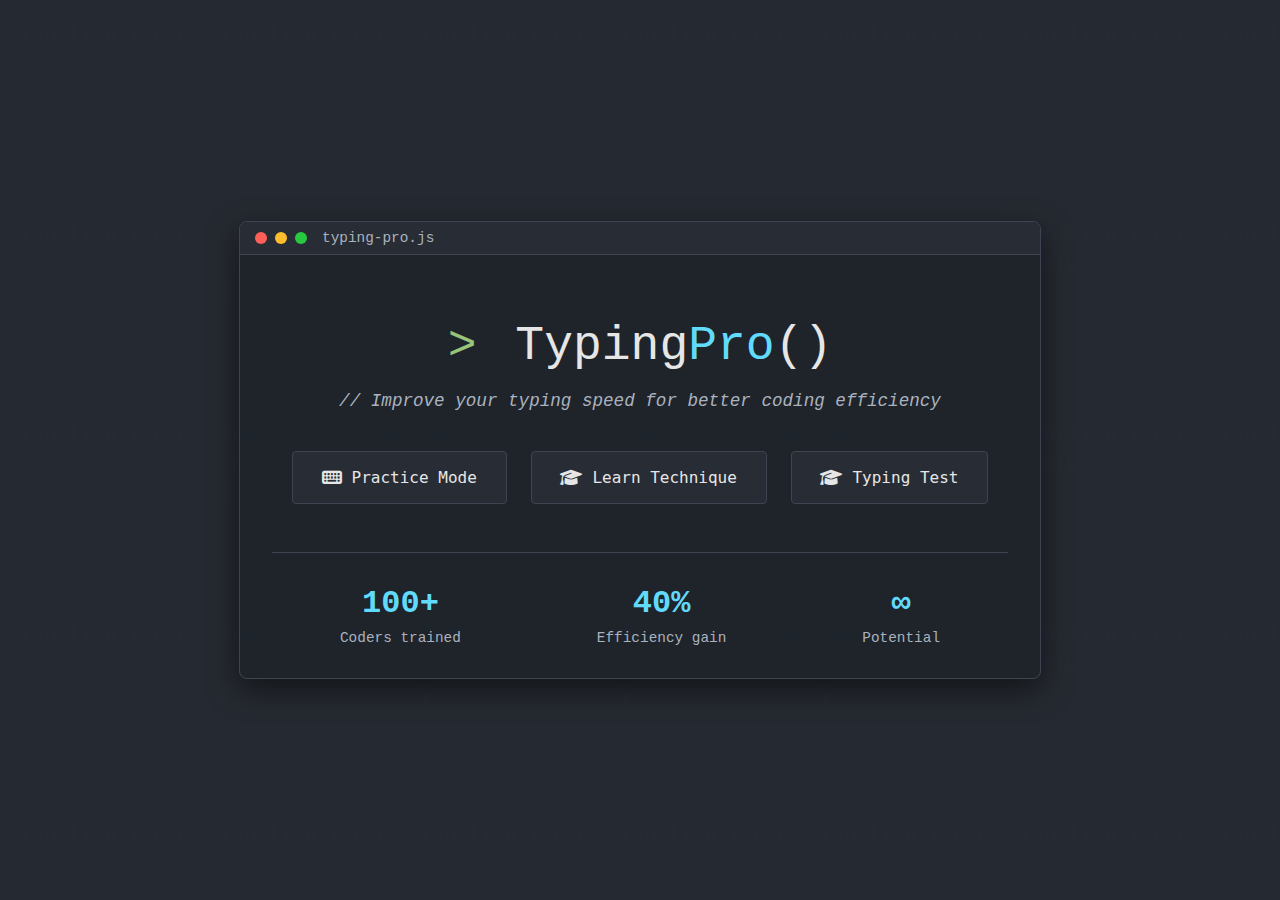
<file: index.html>
<!DOCTYPE html>
<html lang="en">
<head>
    <meta charset="UTF-8">
    <meta name="viewport" content="width=device-width, initial-scale=1.0">
    <title>Typing Pro | Code Faster</title>
    <link rel="stylesheet" href="style.css">
    <link rel="stylesheet" href="https://cdnjs.cloudflare.com/ajax/libs/font-awesome/6.4.0/css/all.min.css">
</head>
<body>
    <div class="code-background"></div>
    <div class="container">
        <div class="terminal-header">
            <div class="terminal-buttons">
                <span class="close"></span>
                <span class="minimize"></span>
                <span class="maximize"></span>
            </div>
            <span class="terminal-title">typing-pro.js</span>
        </div>
        
        <div class="content">
            <h1><span class="console-sign">></span> Typing<span class="highlight">Pro</span>()</h1>
            <p class="subtitle">// Improve your typing speed for better coding efficiency</p>
            
            <div class="button-container">
                <button class="btn" id="practiceBtn">
                    <i class="fas fa-keyboard"></i> Practice Mode
                </button>
                <button class="btn" id="learnBtn">
                    <i class="fas fa-graduation-cap"></i> Learn Technique
                </button>
                <button class="btn" id="testBtn">
                    <i class="fas fa-graduation-cap"></i> Typing Test
                </button>
            </div>
            
            <div class="stats">
                <div class="stat-item">
                    <div class="stat-value">100+</div>
                    <div class="stat-label">Coders trained</div>
                </div>
                <div class="stat-item">
                    <div class="stat-value">40%</div>
                    <div class="stat-label">Efficiency gain</div>
                </div>
                <div class="stat-item">
                    <div class="stat-value">∞</div>
                    <div class="stat-label">Potential</div>
                </div>
            </div>
        </div>
    </div>

    <script>
        document.getElementById('testBtn').addEventListener('click', () => {
            window.location.href = 'Typing Test/index.html';
        });

        document.getElementById('practiceBtn').addEventListener('click', () => {
            window.location.href = 'typing learner/index.html';
        });

        document.getElementById('learnBtn').addEventListener('click', () => {
            window.location.href = 'Advance_Typing_Practice/index.html';
        });
    </script>
</body>
</html>
</file>
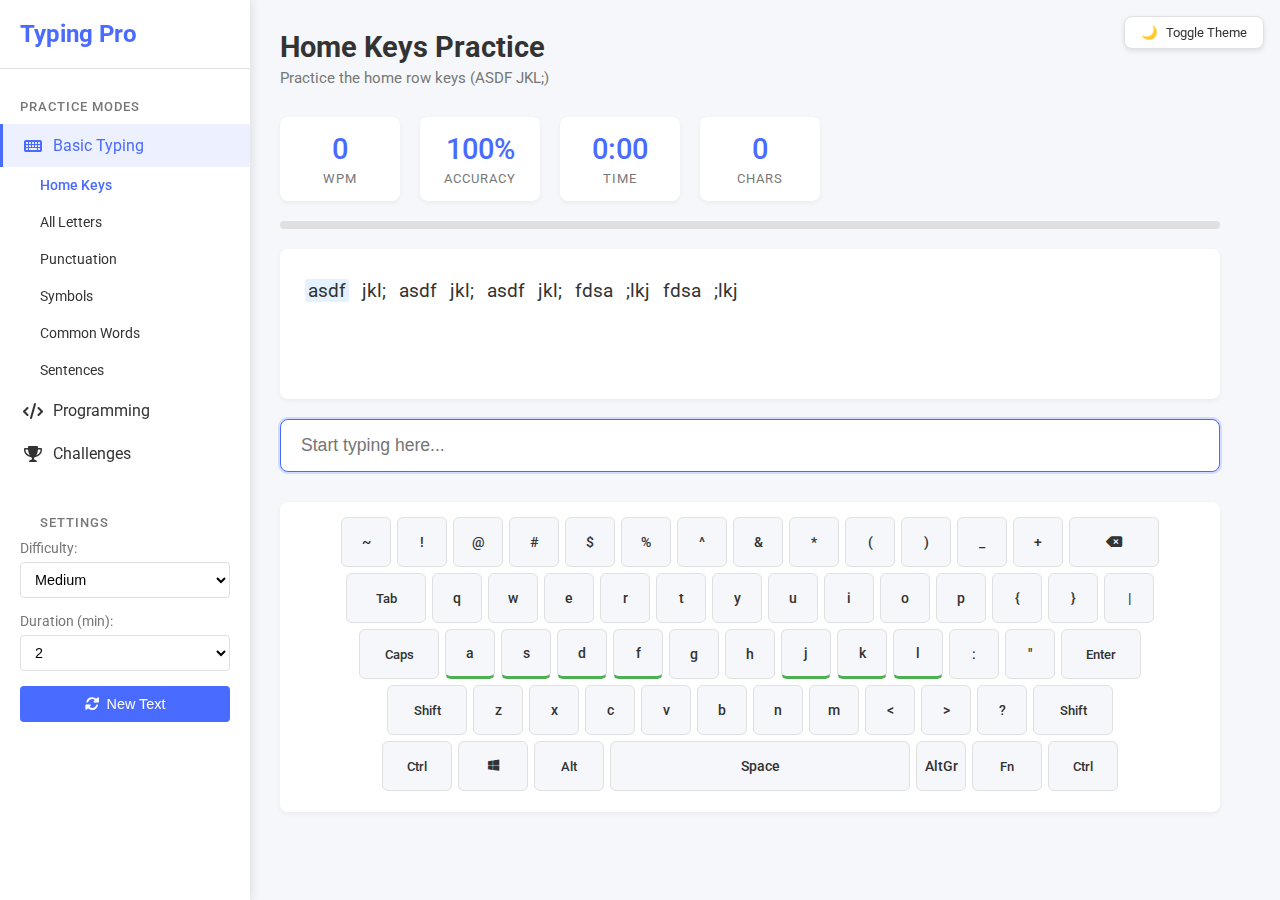
<file: Advance_Typing_Practice/index.html>
<!DOCTYPE html>
<html lang="en">
<head>
    <meta charset="UTF-8">
    <meta name="viewport" content="width=device-width, initial-scale=1.0">
    <title>Typing Pro</title>
    <link rel="stylesheet" href="style.css">
    <link rel="stylesheet" href="https://cdnjs.cloudflare.com/ajax/libs/font-awesome/6.0.0-beta3/css/all.min.css">
    <link href="https://fonts.googleapis.com/css2?family=Roboto:wght@300;400;500;700&display=swap" rel="stylesheet">
</head>
<body>

    <button class="theme-switch">
    <span class="theme-icon">🌙</span>
    <span class="theme-text">Toggle Theme</span>
</button>

    <div class="sidebar">
        <div class="logo">Typing Pro</div>
        <div class="menu-category">
            <div class="menu-header">Practice Modes</div>
            <div class="menu-item active" data-mode="basic">
                <i class="fas fa-keyboard"></i> Basic Typing
            </div>
            <div class="submenu">
                <div class="submenu-item" data-level="home-keys">Home Keys</div>
                <div class="submenu-item" data-level="all-letters">All Letters</div>
                <div class="submenu-item" data-level="punctuation">Punctuation</div>
                <div class="submenu-item" data-level="symbols">Symbols</div>
                <div class="submenu-item" data-level="words">Common Words</div>
                <div class="submenu-item" data-level="sentences">Sentences</div>
            </div>
            
            <div class="menu-item" data-mode="programming">
                <i class="fas fa-code"></i> Programming
            </div>
            <div class="submenu">
                <div class="submenu-item" data-level="python">Python</div>
                <div class="submenu-item" data-level="javascript">JavaScript</div>
                <div class="submenu-item" data-level="java">Java</div>
                <div class="submenu-item" data-level="c">C</div>
                <div class="submenu-item" data-level="cpp">C++</div>
                <div class="submenu-item" data-level="html-css">HTML/CSS</div>
            </div>
            
            <div class="menu-item" data-mode="challenge">
                <i class="fas fa-trophy"></i> Challenges
            </div>
            <div class="submenu">
                <div class="submenu-item" data-level="speed-test">Speed Test</div>
                <div class="submenu-item" data-level="distraction">Distraction Test</div>
                <div class="submenu-item" data-level="no-look">No Look</div>
                <div class="submenu-item" data-level="symbol-mix">Symbol Mix</div>
                <div class="submenu-item" data-level="long-text">Long Text</div>
            </div>
        </div>
        
        <div class="settings">
            <div class="menu-header">Settings</div>
            <div class="setting-item">
                <label for="difficulty">Difficulty:</label>
                <select id="difficulty">
                    <option value="easy">Easy</option>
                    <option value="medium" selected>Medium</option>
                    <option value="hard">Hard</option>
                </select>
            </div>
            <div class="setting-item">
                <label for="duration">Duration (min):</label>
                <select id="duration">
                    <option value="1">1</option>
                    <option value="2" selected>2</option>
                    <option value="5">5</option>
                    <option value="10">10</option>
                </select>
            </div>
            <button id="new-text-btn" class="btn">
                <i class="fas fa-sync-alt"></i> New Text
            </button>
        </div>
    </div>

    <div class="main-content">
        <div class="header">
            <h1 id="current-level-title">Home Keys Practice</h1>
            <p id="level-description">Practice the home row keys (ASDF JKL;)</p>
        </div>

        <div class="stats-container">
            <div class="stat-box">
                <div class="stat-value" id="wpm">0</div>
                <div class="stat-label">WPM</div>
            </div>
            <div class="stat-box">
                <div class="stat-value" id="accuracy">100%</div>
                <div class="stat-label">Accuracy</div>
            </div>
            <div class="stat-box">
                <div class="stat-value" id="time">0:00</div>
                <div class="stat-label">Time</div>
            </div>
            <div class="stat-box">
                <div class="stat-value" id="chars">0</div>
                <div class="stat-label">Chars</div>
            </div>
        </div>

        <div class="progress-container">
            <div class="progress-bar" id="progress-bar"></div>
        </div>

        <div id="text-display" class="text-display"></div>
        
        <input type="text" id="input-field" class="input-field" autocomplete="off" autofocus placeholder="Start typing here...">
        
        <div class="keyboard">
            <!-- Keyboard rows will be generated by JavaScript -->
        </div>

        <div id="result-modal" class="modal hidden">
            <div class="modal-content">
                <h2>Test Completed!</h2>
                <div class="result-stats">
                    <div class="result-stat">
                        <span>WPM:</span>
                        <span id="result-wpm">0</span>
                    </div>
                    <div class="result-stat">
                        <span>Accuracy:</span>
                        <span id="result-accuracy">100%</span>
                    </div>
                    <div class="result-stat">
                        <span>Time:</span>
                        <span id="result-time">0:00</span>
                    </div>
                    <div class="result-stat">
                        <span>Characters:</span>
                        <span id="result-chars">0</span>
                    </div>
                    <div class="result-stat">
                        <span>Mistakes:</span>
                        <span id="result-mistakes">0</span>
                    </div>
                </div>
                <div class="modal-actions">
                    <button id="try-again-btn" class="btn primary">Try Again</button>
                    <button id="new-level-btn" class="btn">New Level</button>
                </div>
            </div>
        </div>

        <div id="distractions"></div>
    </div>

    <script src="script.js"></script>
</body>
</html>
</file>
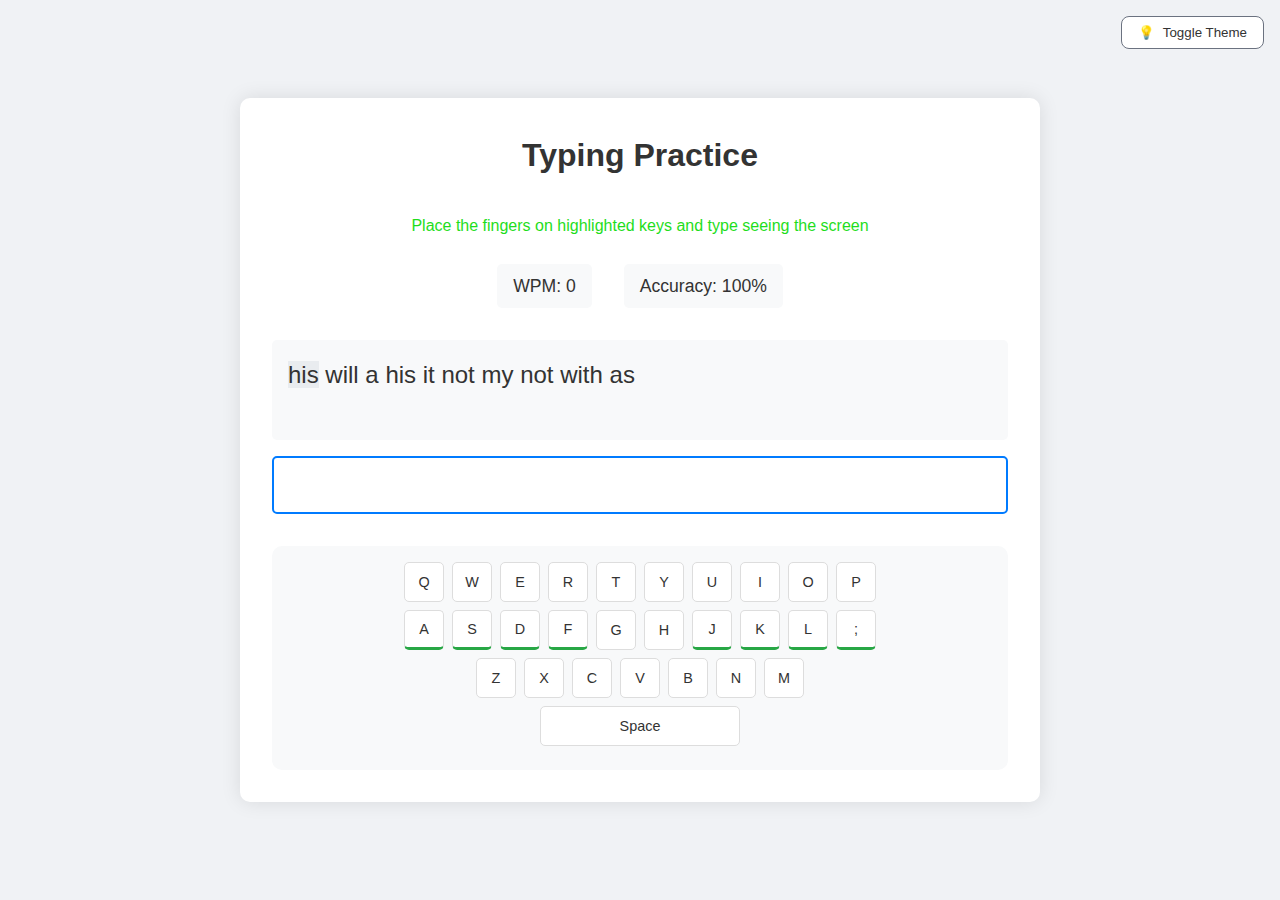
<file: typing learner/index.html>
<!DOCTYPE html>
<html lang="en">
<head>
    <meta charset="UTF-8">
    <meta name="viewport" content="width=device-width, initial-scale=1.0">
    <title>Typing Practice</title>
    <link rel="stylesheet" href="style.css">
</head>
<body>
    <button class="theme-switch">
        <span class="theme-icon">💡</span>
        <span class="theme-text">Toggle Theme</span>
    </button>
    <div class="container">
        <h1>Typing Practice</h1>
        <p style="color: rgb(31, 221, 28);text-align: center;">Place the fingers on highlighted keys and type seeing the screen</p>
        <br>
        <div class="stats">
            <div class="stat">
                <span>WPM:</span>
                <span id="wpm">0</span>
            </div>
            <div class="stat">
                <span>Accuracy:</span>
                <span id="accuracy">100%</span>
            </div>
        </div>

        <div id="text-display" class="text-display"></div>
        
        <input type="text" id="input-field" class="input-field" autocomplete="off" autofocus>
        
        <div class="keyboard">
            <div class="row">
                <div class="key" data-key="q">Q</div>
                <div class="key" data-key="w">W</div>
                <div class="key" data-key="e">E</div>
                <div class="key" data-key="r">R</div>
                <div class="key" data-key="t">T</div>
                <div class="key" data-key="y">Y</div>
                <div class="key" data-key="u">U</div>
                <div class="key" data-key="i">I</div>
                <div class="key" data-key="o">O</div>
                <div class="key" data-key="p">P</div>
            </div>
            <div class="row">
                <div class="key home" data-key="a">A</div>
                <div class="key home" data-key="s">S</div>
                <div class="key home" data-key="d">D</div>
                <div class="key home" data-key="f">F</div>
                <div class="key" data-key="g">G</div>
                <div class="key" data-key="h">H</div>
                <div class="key home" data-key="j">J</div>
                <div class="key home" data-key="k">K</div>
                <div class="key home" data-key="l">L</div>
                <div class="key home" data-key=";">;</div>
                <!-- class home is used for styling -->
            </div>
            <div class="row">
                <div class="key" data-key="z">Z</div>
                <div class="key" data-key="x">X</div>
                <div class="key" data-key="c">C</div>
                <div class="key" data-key="v">V</div>
                <div class="key" data-key="b">B</div>
                <div class="key" data-key="n">N</div>
                <div class="key" data-key="m">M</div>
            </div>
            <div class="row">
                <div class="key space" data-key=" ">Space</div>
            </div>
        </div>
    </div>
    <script src="script.js"></script>
</body>
</html>
</file>
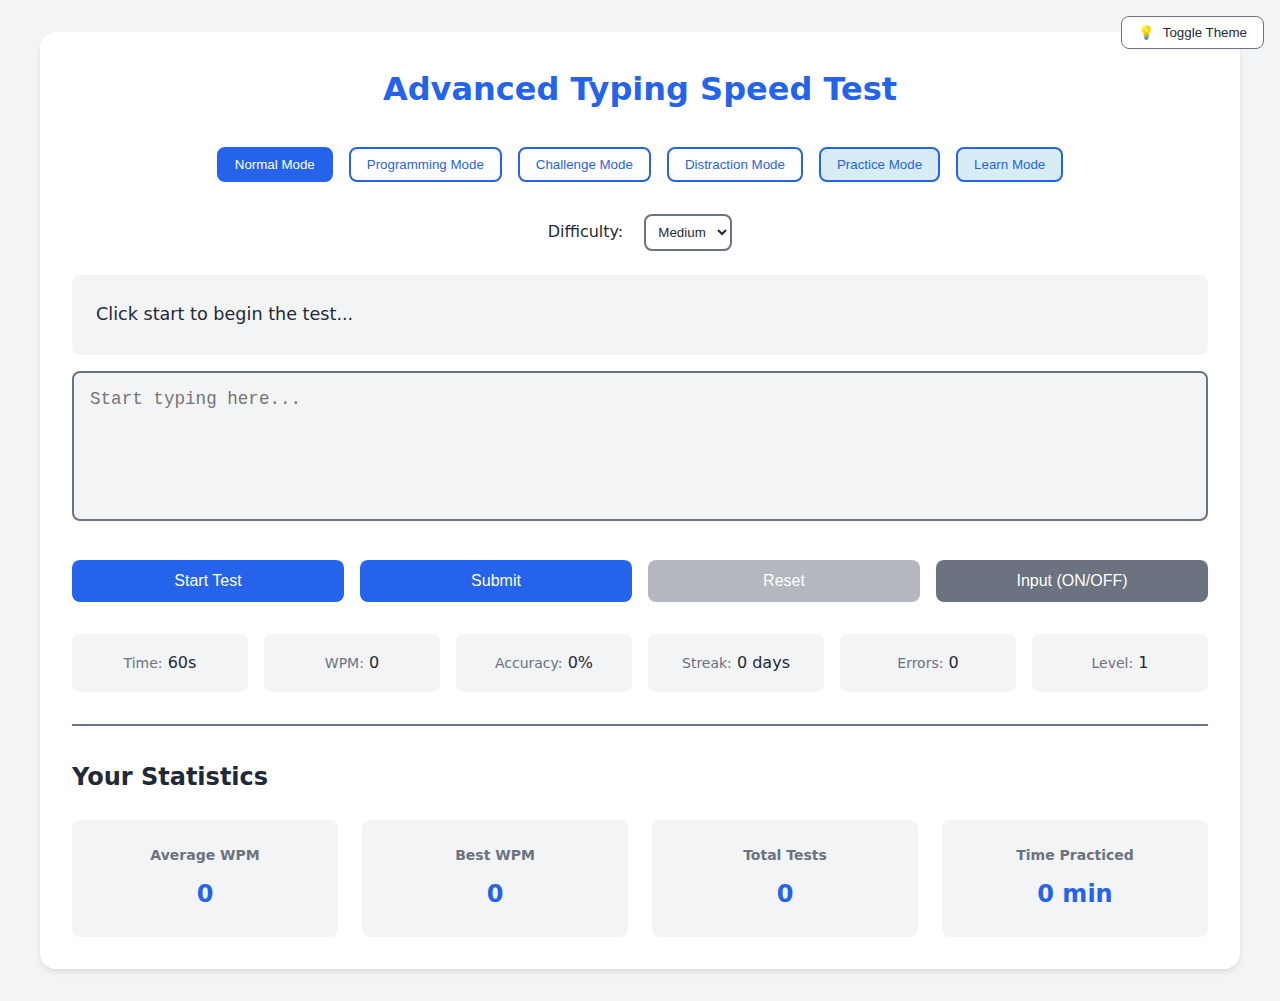
<file: Typing Test/index.html>
<!DOCTYPE html>
<html lang="en" data-theme="light">
<head>
    <meta charset="UTF-8">
    <meta name="viewport" content="width=device-width, initial-scale=1.0">
    <title>Advanced Typing Speed Tester</title>
    <link rel="stylesheet" href="style.css">
</head>
<body>
    <button class="theme-switch">
        <span class="theme-icon">💡</span>
        <span class="theme-text">Toggle Theme</span>
    </button>

    <div class="container">
        <h1>Advanced Typing Speed Test</h1>
        
        <div class="mode-selector">
            <button class="mode-btn active" data-mode="normal">Normal Mode</button>

<!-- https://www.w3schools.com/tags/att_data-.asp -->

            
            <button class="mode-btn" data-mode="programming">Programming Mode</button>
            <button class="mode-btn" data-mode="challenge">Challenge Mode</button>
            <button class="mode-btn" data-mode="distraction">Distraction Mode</button>
         <button  style="background-color: rgb(216, 236, 245);" class="mode-btn" id="practiceMode">Practice Mode</button>
         <button  style="background-color: rgb(216, 236, 245);" class="mode-btn" id="learnMode">Learn Mode</button>

        </div>

      

        <div class="difficulty-selector">
            <label>Difficulty:</label>
            <select id="difficulty">
                <option value="easy">Easy</option>
                <option value="medium" selected>Medium</option>
                <option value="hard">Hard</option>
                <option value="expert">Expert</option>
            </select>
        </div>

        <div id="test-area">
            <div id="text-display" class="text-display">Click start to begin the test...</div>
            <textarea id="input-area" placeholder="Start typing here..." disabled></textarea>
        </div>

        <div class="button-group">
            <button id="start-btn" class="primary-btn">Start Test</button>
            <button id="submit-btn" class="primary-btn" disabled>Submit</button>
            <button id="reset-btn" class="secondary-btn" disabled>Reset</button>
            <!-- <button id="practice-btn" class="secondary-btn">Practice Mode</button> -->
            <button id="practice-btn" class="secondary-btn">Input (ON/OFF)</button>
        </div>


          <div class="stats">
            <div class="stat-box">
                <span class="label">Time:</span>
                <span id="timer">60</span>s
            </div>
            <div class="stat-box">
                <span class="label">WPM:</span>
                <span id="wpm">0</span>
            </div>
            <div class="stat-box">
                <span class="label">Accuracy:</span>
                <span id="accuracy">0</span>%
            </div>
            <div class="stat-box">
                <span class="label">Streak:</span>
                <span id="streak">0</span> days
            </div>
            <div class="stat-box">
                <span class="label">Errors:</span>
                <span id="errors">0</span>
            </div>
            <div class="stat-box">
                <span class="label">Level:</span>
                <span id="level">1</span>
            </div>
        </div>

        <div class="results" id="results" style="display: none;">
        <!-- <div class="results" id="results"> -->
            <h2>Test Results</h2>
            <div class="detailed-results">
                <div class="result-item">
                    <h3>Words Per Minute</h3>
                    <span id="result-wpm">0</span>
                </div>
                <div class="result-item">
                    <h3>Accuracy</h3>
                    <span id="result-accuracy">0%</span>
                </div>
                <div class="result-item">
                    <h3>Total Words</h3>
                    <span id="result-words">0</span>
                </div>
                <div class="result-item">
                    <h3>Total Time</h3>
                    <span id="result-time">0s</span>
                </div>
                <div class="result-item">
                    <h3>Errors</h3>
                    <span id="result-errors">0</span>
                </div>
                <div class="result-item">
                    <h3>Level Reached</h3>
                    <span id="result-level">1</span>
                </div>
            </div>
            <div class="charts-container">
                <canvas id="speed-chart" width="400" height="200"></canvas>
                <canvas id="accuracy-chart" width="400" height="200"></canvas>
                <canvas id="progress-chart" width="400" height="200"></canvas>
            </div>
        </div>

        <div class="statistics" id="statistics">
            <h2>Your Statistics</h2>
            <div class="stats-grid">
                <div class="stat-item">
                    <h3>Average WPM</h3>
                    <span id="avg-wpm">0</span>
                </div>
                <div class="stat-item">
                    <h3>Best WPM</h3>
                    <span id="best-wpm">0</span>
                </div>
                <div class="stat-item">
                    <h3>Total Tests</h3>
                    <span id="total-tests">0</span>
                </div>
                <div class="stat-item">
                    <h3>Time Practiced</h3>
                    <span id="practice-time">0 min</span>
                </div>
            </div>
        </div>
    </div>
    <script src="script.js"></script>
</body>
</html>
</file>
<file: style.css>
:root {
    --primary: #1a1e24;
    --secondary: #282c34;
    --accent: #61dafb;
    --accent-dark: #4fa8d3;
    --text-primary: #e6e6e6;
    --text-secondary: #abb2bf;
    --success: #98c379;
    --warning: #e5c07b;
    --error: #e06c75;
    --terminal-bg: rgba(30, 35, 42, 0.9);
    --terminal-border: #3e4451;
}

body {
    margin: 0;
    display: flex;
    justify-content: center;
    align-items: center;
    min-height: 100vh;
    background-color: var(--primary);
    color: var(--text-primary);
    font-family: 'Fira Code', 'Consolas', 'Courier New', monospace;
    overflow: hidden;
    position: relative;
}

.code-background {
    position: absolute;
    top: 0;
    left: 0;
    width: 100%;
    height: 100%;
    background-image: 
        linear-gradient(rgba(40, 44, 52, 0.8), rgba(40, 44, 52, 0.8)),
        url('data:image/svg+xml;utf8,<svg xmlns="http://www.w3.org/2000/svg" width="100" height="100" viewBox="0 0 100 100"><text x="10" y="20" font-family="monospace" font-size="10" fill="rgba(96, 218, 251, 0.05)">function typingPro() {</text><text x="15" y="35" font-family="monospace" font-size="10" fill="rgba(96, 218, 251, 0.05)">return "code faster";</text><text x="10" y="50" font-family="monospace" font-size="10" fill="rgba(96, 218, 251, 0.05)">}</text></svg>');
    background-size: 200px;
    z-index: -1;
}

.container {
    width: 90%;
    max-width: 800px;
    background-color: var(--terminal-bg);
    border-radius: 8px;
    box-shadow: 0 10px 30px rgba(0, 0, 0, 0.5);
    overflow: hidden;
    border: 1px solid var(--terminal-border);
}

.terminal-header {
    background-color: var(--secondary);
    padding: 8px 15px;
    display: flex;
    align-items: center;
    border-bottom: 1px solid var(--terminal-border);
}

.terminal-buttons {
    display: flex;
    gap: 8px;
}

.terminal-buttons span {
    width: 12px;
    height: 12px;
    border-radius: 50%;
    display: inline-block;
}

.close {
    background-color: #ff5f56;
}

.minimize {
    background-color: #ffbd2e;
}

.maximize {
    background-color: #27c93f;
}

.terminal-title {
    margin-left: 15px;
    color: var(--text-secondary);
    font-size: 0.9rem;
}

.content {
    padding: 2rem;
    text-align: center;
}

h1 {
    font-size: 3rem;
    margin-bottom: 1rem;
    color: var(--text-primary);
    font-weight: 500;
}

.console-sign {
    color: var(--success);
    margin-right: 10px;
}

.highlight {
    color: var(--accent);
}

.subtitle {
    color: var(--text-secondary);
    font-style: italic;
    margin-bottom: 2.5rem;
    font-size: 1.1rem;
}

.button-container {
    display: flex;
    gap: 1.5rem;
    justify-content: center;
    margin-bottom: 3rem;
    flex-wrap: wrap;
}

.btn {
    padding: 1rem 1.8rem;
    font-size: 1rem;
    border: none;
    border-radius: 4px;
    background-color: var(--secondary);
    color: var(--text-primary);
    cursor: pointer;
    transition: all 0.3s ease;
    display: flex;
    align-items: center;
    gap: 10px;
    border: 1px solid var(--terminal-border);
    font-family: 'Fira Code', monospace;
}

.btn:hover {
    background-color: var(--accent);
    color: var(--primary);
    transform: translateY(-2px);
    box-shadow: 0 5px 15px rgba(96, 218, 251, 0.3);
}

.btn:active {
    transform: translateY(0);
}

.btn i {
    font-size: 1.1rem;
}

.stats {
    display: flex;
    justify-content: space-around;
    margin-top: 2rem;
    padding-top: 2rem;
    border-top: 1px solid var(--terminal-border);
}

.stat-item {
    text-align: center;
}

.stat-value {
    font-size: 2rem;
    color: var(--accent);
    font-weight: bold;
    margin-bottom: 0.5rem;
}

.stat-label {
    color: var(--text-secondary);
    font-size: 0.9rem;
}

@media (max-width: 600px) {
    h1 {
        font-size: 2rem;
    }
    
    .button-container {
        flex-direction: column;
        gap: 1rem;
    }
    
    .stats {
        flex-direction: column;
        gap: 1.5rem;
    }
}
</file>
<file: Advance_Typing_Practice/style.css>
:root {
    --primary-color: #4a6bff;
    --secondary-color: #f8f9fa;
    --accent-color: #ff6b6b;
    --text-color: #333;
    --light-text: #777;
    --border-color: #e0e0e0;
    --correct-color: #4caf50;
    --incorrect-color: #f44336;
    --current-bg: #e3f2fd;
}







* {
    margin: 0;
    padding: 0;
    box-sizing: border-box;
}

body {
    font-family: 'Roboto', sans-serif;
    background-color: #f5f7fa;
    color: var(--text-color);
    display: flex;
    min-height: 100vh;
    overflow-x: hidden;
}

.sidebar {
    width: 250px;
    background-color: white;
    box-shadow: 2px 0 10px rgba(0, 0, 0, 0.1);
    padding: 20px 0;
    height: 100vh;
    overflow-y: scroll;
    position: fixed;
    transition: all 0.3s;
    z-index: 10;

    scrollbar-width: none;
}

.logo {
    font-size: 1.5rem;
    font-weight: 700;
    color: var(--primary-color);
    padding: 0 20px 20px;
    border-bottom: 1px solid var(--border-color);
    margin-bottom: 20px;
}




.menu-category {
    margin-bottom: 30px;
}

.menu-header {
    padding: 10px 20px;
    font-size: 0.8rem;
    text-transform: uppercase;
    color: var(--light-text);
    font-weight: 500;
    letter-spacing: 1px;
}

.menu-item {
    padding: 12px 20px;
    cursor: pointer;
    display: flex;
    align-items: center;
    transition: all 0.2s;
    border-left: 3px solid transparent;
}

.menu-item i {
    margin-right: 10px;
    width: 20px;
    text-align: center;
}

.menu-item:hover {
    background-color: var(--secondary-color);
}

.menu-item.active {
    background-color: rgba(74, 107, 255, 0.1);
    border-left: 3px solid var(--primary-color);
    color: var(--primary-color);
}

.submenu {
    max-height: 0;
    overflow: hidden;
    transition: max-height 0.3s ease-out;
}

.menu-item.active + .submenu {
    max-height: 500px;
}

.submenu-item {
    padding: 10px 20px 10px 40px;
    cursor: pointer;
    font-size: 0.9rem;
    transition: all 0.2s;
}

.submenu-item:hover {
    background-color: var(--secondary-color);
}

.submenu-item.active {
    color: var(--primary-color);
    font-weight: 500;
}

.settings {
    padding: 0 20px;
}

.setting-item {
    margin-bottom: 15px;
}

.setting-item label {
    display: block;
    margin-bottom: 5px;
    font-size: 0.9rem;
    color: var(--light-text);
}

.setting-item select {
    width: 100%;
    padding: 8px 10px;
    border: 1px solid var(--border-color);
    border-radius: 4px;
    background-color: white;
    font-size: 0.9rem;
}

.btn {
    padding: 10px 15px;
    background-color: var(--primary-color);
    color: white;
    border: none;
    border-radius: 4px;
    cursor: pointer;
    font-size: 0.9rem;
    display: flex;
    align-items: center;
    justify-content: center;
    transition: all 0.2s;
    width: 100%;
}

.btn i {
    margin-right: 8px;
}

.btn:hover {
    background-color: #3a5bef;
}

.main-content {
    margin-left: 250px;
    padding: 30px;
    flex: 1;
    max-width: 1000px;
}

.header {
    margin-bottom: 30px;
}

.header h1 {
    font-size: 1.8rem;
    margin-bottom: 5px;
    color: var(--text-color);
}

.header p {
    color: var(--light-text);
    font-size: 0.95rem;
}

.stats-container {
    display: flex;
    gap: 20px;
    margin-bottom: 20px;
    flex-wrap: wrap;
}

.stat-box {
    background-color: white;
    padding: 15px 20px;
    border-radius: 8px;
    box-shadow: 0 2px 5px rgba(0, 0, 0, 0.05);
    min-width: 120px;
    text-align: center;
}

.stat-value {
    font-size: 1.8rem;
    font-weight: 500;
    color: var(--primary-color);
    margin-bottom: 5px;
}

.stat-label {
    font-size: 0.8rem;
    color: var(--light-text);
    text-transform: uppercase;
    letter-spacing: 1px;
}

.progress-container {
    width: 100%;
    height: 8px;
    background-color: var(--border-color);
    border-radius: 4px;
    margin-bottom: 20px;
    overflow: hidden;
}

.progress-bar {
    height: 100%;
    background-color: var(--primary-color);
    width: 0%;
    transition: width 0.3s;
}

.text-display {
    /* background-color: white; */
    /* background-color: var(--background-color); */
    background-color: var(--card-bg);
    /* color: #121212; */
    padding: 25px;
    border-radius: 8px;
    box-shadow: 0 2px 5px rgba(0, 0, 0, 0.05);
    margin-bottom: 20px;
    font-size: 1.2rem;
    line-height: 1.8;
    min-height: 150px;
    white-space: pre-wrap;
    overflow-wrap: break-word;
    max-width: 100%;
    /* overflow: scroll; */
}

.word {
    margin-right: 0.5rem;
    white-space: nowrap;
}

.input-field {
    width: 100%;
    padding: 15px 20px;
    font-size: 1.1rem;
    border: 1px solid var(--border-color);
    border-radius: 8px;
    margin-bottom: 30px;
    transition: all 0.3s;
    box-shadow: 0 2px 5px rgba(0, 0, 0, 0.05);
}

.input-field:focus {
    outline: none;
    border-color: var(--primary-color);
    box-shadow: 0 0 0 2px rgba(74, 107, 255, 0.2);
}

.keyboard {
    /* background-color: white; */
    /* background-color: var(--background-color); */
   background-color: var(--card-bg);
    padding: 15px;
    border-radius: 8px;
    box-shadow: 0 2px 5px rgba(0, 0, 0, 0.05);
    margin-bottom: 20px;
}

.keyboard-row {
    display: flex;
    justify-content: center;
    gap: 6px;
    margin-bottom: 6px;
}

.key {
    width: 50px;
    height: 50px;
    /* background-color: #f8f9fa; */
    background-color:var(--background-color);
    border: 1px solid var(--border-color);
    border-radius: 6px;
    display: flex;
    justify-content: center;
    align-items: center;
    font-size: 0.9rem;
    font-weight: 500;
    cursor: pointer;
    transition: all 0.1s;
    position: relative;
    user-select: none;
}

.key.small {
    font-size: 0.8rem;
}

.key.space {
    width: 300px;
}

.key.tab, .key.caps, .key.shift, .key.enter {
    width: 80px;
    font-size: 0.8rem;
}

.key.backspace {
    width: 90px;
}

.key.ctrl, .key.alt, .key.win, .key.fn {
    width: 70px;
    font-size: 0.8rem;
}

.key.active {
    background-color: var(--primary-color);
    color: white;
    transform: scale(0.95);
    box-shadow: 0 0 5px rgba(0, 0, 0, 0.2);
}

.key.home {
    border-bottom: 3px solid var(--correct-color);
}

.correct {
    color: var(--correct-color);
    font-weight: 500;
}

.incorrect {
    color: var(--incorrect-color);
    text-decoration: underline;
}

.current {
    background-color: var(--current-bg);
    border-radius: 3px;
    padding: 0 3px;
}

.modal {
    position: fixed;
    top: 0;
    left: 0;
    right: 0;
    bottom: 0;
    background-color: rgba(0, 0, 0, 0.5);
    display: flex;
    justify-content: center;
    align-items: center;
    z-index: 100;
}

.modal.hidden {
    display: none;
}

.modal-content {
    background-color: white;
    padding: 30px;
    border-radius: 10px;
    width: 90%;
    max-width: 500px;
    box-shadow: 0 5px 15px rgba(0, 0, 0, 0.2);
    animation: modalFadeIn 0.3s;
}

@keyframes modalFadeIn {
    from {
        opacity: 0;
        transform: translateY(-20px);
    }
    to {
        opacity: 1;
        transform: translateY(0);
    }
}

.modal-content h2 {
    margin-bottom: 20px;
    color: var(--primary-color);
    text-align: center;
}

.result-stats {
    display: grid;
    grid-template-columns: 1fr 1fr;
    gap: 15px;
    margin-bottom: 25px;
    color: #121212;
}

.result-stat {
    display: flex;
    justify-content: space-between;
    padding: 10px 0;
    border-bottom: 1px solid var(--border-color);
}

.result-stat span:first-child {
    color: var(--light-text);
}

.result-stat span:last-child {
    font-weight: 500;
}

.modal-actions {
    display: flex;
    gap: 15px;
}

.modal-actions .btn {
    flex: 1;
}

.btn.primary {
    background-color: var(--primary-color);
}

#distractions {
    position: fixed;
    top: 0;
    left: 0;
    width: 100%;
    height: 100%;
    pointer-events: none;
    z-index: 0;
}

.distraction {
    position: absolute;
    font-size: 2rem;
    opacity: 0.3;
    animation: float 10s infinite linear;
    user-select: none;
}

@keyframes float {
    0% {
        transform: translateY(0) rotate(0deg);
    }
    100% {
        transform: translateY(-100vh) rotate(360deg);
    }
}

@media (max-width: 768px) {
    .sidebar {
        width: 60px;
        overflow: hidden;
    }
    
    .sidebar:hover {
        width: 250px;
    }
    
    .menu-item span, .submenu-item, .logo, .menu-header, .setting-item label {
        opacity: 0;
        transition: opacity 0.3s;
    }
    
    .sidebar:hover .menu-item span, 
    .sidebar:hover .submenu-item, 
    .sidebar:hover .logo,
    .sidebar:hover .menu-header,
    .sidebar:hover .setting-item label {
        opacity: 1;
    }
    
    .main-content {
        margin-left: 60px;
    }
    
    .key {
        width: 30px;
        height: 40px;
        font-size: 0.7rem;
    }
    
    .key.space {
        width: 150px;
    }
    
    .key.tab, .key.caps, .key.shift, .key.enter {
        width: 50px;
    }
    
    .key.backspace {
        width: 60px;
    }
    
    .key.ctrl, .key.alt, .key.win, .key.fn {
        width: 50px;
    }
    
    .stats-container {
        gap: 10px;
    }
    
    .stat-box {
        min-width: calc(50% - 10px);
    }
}

@media (max-width: 480px) {
    .sidebar {
        /* width: 100%;
        height: auto; */
        /* position: static; */
        padding: 10px;
    }
    

 .sidebar {
        width: 60px;
        overflow: hidden;
    }
    
    .sidebar:hover {
        width: 250px;
    }

    .main-content {
/*         margin-left: 0; */
        margin-left: 60px;
        padding: 15px;
    }
    
    .menu-category {
        margin-bottom: 15px;
    }
    
    .menu-item {
        padding: 10px;
    }
    
    .submenu-item {
        padding: 8px 10px 8px 30px;
    }
    
    .modal-content {
        padding: 20px;
    }
    
    .result-stats {
        grid-template-columns: 1fr;
    }
}


:root {
    --primary-color: #4a6bff;
    --secondary-color: #f8f9fa;
    --accent-color: #ff6b6b;
    --text-color: #333;
    --light-text: #777;
    --border-color: #e0e0e0;
    --correct-color: #4caf50;
    --incorrect-color: #f44336;
    --current-bg: #e3f2fd;
    --card-bg: white;
    --background-color: #f5f7fa;
}

[data-theme="dark"] {
    --primary-color: #6d8bff;
    --secondary-color: #2d3748;
    --accent-color: #ff8a8a;
    --text-color: #f0f0f0;
    --light-text: #a0aec0;
    --border-color: #4a5568;
    --correct-color: #68d391;
    --incorrect-color: #fc8181;
    --current-bg: #2d3748;
    --card-bg: #1a202c;
    --background-color: #121212;
}

/* Theme Toggle Button Styles */
.theme-switch {
    position: fixed;
    top: 1rem;
    right: 1rem;
    padding: 0.5rem 1rem;
    border-radius: 0.5rem;
    background: var(--card-bg);
    border: 1px solid var(--border-color);
    color: var(--text-color);
    cursor: pointer;
    display: flex;
    align-items: center;
    gap: 0.5rem;
    font-family: 'Roboto', sans-serif;
    z-index: 100;
    box-shadow: 0 2px 5px rgba(0, 0, 0, 0.1);
    transition: all 0.3s ease;
}

.theme-switch:hover {
    background-color: var(--primary-color);
    color: white;
    transform: translateY(-2px);
    box-shadow: 0 4px 8px rgba(0, 0, 0, 0.2);
}

.theme-switch:active {
    transform: translateY(0);
}

/* Existing styles remain the same, just using the new variables */
body {
    font-family: 'Roboto', sans-serif;
    background-color: var(--background-color);
    color: var(--text-color);
    display: flex;
    min-height: 100vh;
    overflow-x: hidden;
    transition: background-color 0.3s, color 0.3s;
}

.sidebar {
    /* width: 250px; */
    background-color: var(--card-bg);
    box-shadow: 2px 0 10px rgba(0, 0, 0, 0.1);
    /* padding: 20px 0;
    height: 100vh;
    overflow-y: scroll;
    position: fixed;
    transition: all 0.3s;
    z-index: 10;
    scrollbar-width: none; */
}

.logo {
    /* font-size: 1.5rem;
    font-weight: 700; */
    color: var(--primary-color);
    /* padding: 0 20px 20px; */
    border-bottom: 1px solid var(--border-color);
    /* margin-bottom: 20px; */
}

/* All other existing styles remain the same - they'll automatically use the theme variables */
</file>
<file: typing learner/style.css>
:root {
            --bg-color: #f0f2f5;
            --card-bg: white;
            --text-color: #333;
            --stat-bg: #f8f9fa;
            --input-border: #ddd;
            --input-focus: #007bff;
            --key-bg: white;
            --key-border: #ddd;
            --key-active: #007bff;
            --correct: #28a745;
            --incorrect: #dc3545;
            --current-bg: #e9ecef;
            --shadow: 0 0 20px rgba(0, 0, 0, 0.1);
            --neutral-color: #6b7280;
        }

        [data-theme="dark"] {
            --bg-color: #121212;
            --card-bg: #1e1e1e;
            --text-color: #f0f0f0;
            --stat-bg: #2d2d2d;
            --input-border: #444;
            --input-focus: #4d90fe;
            --key-bg: #2d2d2d;
            --key-border: #444;
            --key-active: #4d90fe;
            --correct: #81c784;
            --incorrect: #ff6b6b;
            --current-bg: #333;
            --shadow: 0 0 20px rgba(0, 0, 0, 0.3);
            --neutral-color: #9ca3af;
        }

        * {
            margin: 0;
            padding: 0;
            box-sizing: border-box;
            transition: background-color 0.3s, color 0.3s, border-color 0.3s;
        }

        body {
            font-family: 'Arial', sans-serif;
            line-height: 1.6;
            background-color: var(--bg-color);
            color: var(--text-color);
            min-height: 100vh;
            display: flex;
            justify-content: center;
            align-items: center;
        }

        .container {
            width: 90%;
            max-width: 800px;
            margin: 0 auto;
            padding: 2rem;
            background-color: var(--card-bg);
            border-radius: 10px;
            box-shadow: var(--shadow);
        }

        h1 {
            text-align: center;
            color: var(--text-color);
            margin-bottom: 2rem;
        }

        .stats {
            display: flex;
            justify-content: center;
            gap: 2rem;
            margin-bottom: 2rem;
        }

        .stat {
            background-color: var(--stat-bg);
            padding: 0.5rem 1rem;
            border-radius: 5px;
            font-size: 1.1rem;
        }

        .text-display {
            font-size: 1.5rem;
            margin-bottom: 1rem;
            padding: 1rem;
            background-color: var(--stat-bg);
            border-radius: 5px;
            min-height: 100px;
        }

        .input-field {
            width: 100%;
            padding: 1rem;
            font-size: 1.2rem;
            border: 2px solid var(--input-border);
            border-radius: 5px;
            margin-bottom: 2rem;
            transition: border-color 0.3s;
            background-color: var(--card-bg);
            color: var(--text-color);
        }

        .input-field:focus {
            outline: none;
            border-color: var(--input-focus);
        }

        .keyboard {
            background-color: var(--stat-bg);
            padding: 1rem;
            border-radius: 10px;
        }

        .row {
            display: flex;
            justify-content: center;
            gap: 0.5rem;
            margin-bottom: 0.5rem;
        }

        .key {
            width: 40px;
            height: 40px;
            background-color: var(--key-bg);
            border: 1px solid var(--key-border);
            border-radius: 5px;
            display: flex;
            justify-content: center;
            align-items: center;
            font-size: 0.9rem;
            cursor: pointer;
            transition: all 0.2s;
            color: var(--text-color);
        }

        .key.active {
            background-color: var(--key-active);
            color: white;
            transform: scale(0.95);
        }

        .key.home {
            border-bottom: 3px solid var(--correct);
        }

        .key.space {
            width: 200px;
        }

        .correct {
            color: var(--correct);
        }

        .incorrect {
            color: var(--incorrect);
            text-decoration: underline;
        }

        .current {
            background-color: var(--current-bg);
        }

        .theme-switch {
            position: fixed;
            top: 1rem;
            right: 1rem;
            padding: 0.5rem 1rem;
            border-radius: 0.5rem;
            background: var(--card-bg);
            border: 1px solid var(--neutral-color);
            color: var(--text-color);
            cursor: pointer;
            display: flex;
            align-items: center;
            gap: 0.5rem;
            font-family: 'Arial', sans-serif;
            z-index: 100;
        }

        .theme-switch:hover {
            opacity: 0.9;
            background-color: var(--key-active);
            color: white;
        }
</file>
<file: Typing Test/style.css>
:root {
    --primary-color: #2563eb;
    /* main color all headings and button */
    --secondary-color: #1e40af;
    /* color after hover */
    --background-color: #f3f4f6;
    --text-color: #1f2937;
    --error-color: #ef4444;
    --success-color: #22c55e;
    --neutral-color: #6b7280;
    /* not selected  like used in reset practice mode*/
    --card-bg: white;
}

[data-theme="dark"] {
    --primary-color: #60a5fa;
    --secondary-color: #3b82f6;
    --background-color: #111827;
    --text-color: #f3f4f6;
    --error-color: #f87171;
    --success-color: #34d399;
    --neutral-color: #9ca3af;
    /* main flex box color */
    --card-bg: #1f2937;
    /* card colors */
}

* {
    margin: 0;
    padding: 0;
    box-sizing: border-box;
    transition: background-color 0.3s, color 0.3s;
}

body {
    font-family: 'Inter', system-ui, -apple-system, sans-serif;
    background-color: var(--background-color);
    color: var(--text-color);
    line-height: 1.6;
    padding: 2rem;
}

.theme-switch {
    position: fixed;
    top: 1rem;
    right: 1rem;
    padding: 0.5rem 1rem;
    /* In CSS rem stands for “root em”, a unit of measurement that represents the font size of the root element. This means that 1rem equals the font size of the html element, which for most browsers has a default value of 16px. Using rem can help ensure consistency of font size and spacing throughout your UI */
    border-radius: 0.5rem;
    background: var(--card-bg);
    border: 1px solid var(--neutral-color);
    color: var(--text-color);
    cursor: pointer;
    display: flex;
    align-items: center;
    gap: 0.5rem;
}

.theme-switch:hover {
    opacity: 0.9;
}

.container {
    max-width: 1200px;
    margin: 0 auto;
    padding: 2rem;
    background: var(--card-bg);
    border-radius: 1rem;
    box-shadow: 0 4px 6px -1px rgba(0, 0, 0, 0.1);
}

h1 {
    text-align: center;
    margin-bottom: 2rem;
    color: var(--primary-color);
}

.mode-selector {
    display: flex;
    gap: 1rem;
    justify-content: center;
    margin-bottom: 2rem;
    flex-wrap: wrap;
}

.mode-btn {
    padding: 0.5rem 1rem;
    border: 2px solid var(--primary-color);
    border-radius: 0.5rem;
    background: transparent;
    color: var(--primary-color);
    cursor: pointer;
    transition: all 0.3s ease;
}

.mode-btn.active {
    background: var(--primary-color);
    color: var(--card-bg);
}

.stats {
    display: grid;
    grid-template-columns: repeat(auto-fit, minmax(120px, 1fr));
    gap: 1rem;
    margin-bottom: 2rem;
}

.stat-box {
    background: var(--background-color);
    padding: 1rem;
    border-radius: 0.5rem;
    text-align: center;
}

.label {
    color: var(--neutral-color);
    font-size: 0.875rem;
}

.difficulty-selector {
    margin-bottom: 1.5rem;
    text-align: center;
}

.difficulty-selector select {
    margin-left: 1rem;
    padding: 0.5rem;
    border-radius: 0.5rem;
    border: 2px solid var(--neutral-color);
    background: var(--card-bg);
    color: var(--text-color);
}

#test-area {
    margin-bottom: 2rem;
}

.text-display {
    background: var(--background-color);
    padding: 1.5rem;
    border-radius: 0.5rem;
    margin-bottom: 1rem;
    font-size: 1.1rem;
    line-height: 1.8;
    white-space: pre-wrap;
    max-height: 40vh;
    overflow-y: scroll;
}

.text-display .correct {
    color: var(--success-color);
}

.text-display .incorrect {
    color: var(--error-color);
    text-decoration: underline;
}

#input-area {
    width: 100%;
    height: 150px;
    padding: 1rem;
    border: 2px solid var(--neutral-color);
    border-radius: 0.5rem;
    font-size: 1.1rem;
    resize: none;
    font-family: monospace;
    background: var(--background-color);
    color: var(--text-color);
}

#input-area:focus {
    outline: none;
    border-color: var(--primary-color);
}

.button-group {
    display: flex;
    gap: 1rem;
    margin-bottom: 2rem;
    flex-wrap: wrap;
}

.primary-btn, .secondary-btn {
    padding: 0.75rem 1.5rem;
    border: none;
    border-radius: 0.5rem;
    font-size: 1rem;
    cursor: pointer;
    transition: all 0.3s ease;
    flex: 1;
}

.primary-btn {
    background: var(--primary-color);
    color: white;
}

.primary-btn:hover {
    background: var(--secondary-color);
}

.secondary-btn {
    background: var(--neutral-color);
    color: var(--card-bg);
}

.secondary-btn:hover {
    opacity: 0.9;
}

.secondary-btn:disabled {
    opacity: 0.5;
    cursor: not-allowed;
}

.results {
    margin-top: 2rem;
    padding: 2rem;
    border-radius: 0.5rem;
    background: var(--background-color);
}

.results h2 {
    color: var(--primary-color);
    margin-bottom: 1rem;
}

.detailed-results {
    display: grid;
    grid-template-columns: repeat(auto-fit, minmax(200px, 1fr));
    gap: 1rem;
    margin-bottom: 2rem;
}

.result-item {
    background: var(--card-bg);
    padding: 1rem;
    border-radius: 0.5rem;
    text-align: center;
}

.result-item h3 {
    color: var(--neutral-color);
    font-size: 0.875rem;
    margin-bottom: 0.5rem;
}

.result-item span {
    font-size: 1.5rem;
    font-weight: bold;
    color: var(--primary-color);
}

.charts-container {
    display: grid;
    grid-template-columns: repeat(auto-fit, minmax(300px, 1fr));
    gap: 2rem;
    margin-top: 2rem;
    background: var(--card-bg);
    padding: 1rem;
    border-radius: 0.5rem;
}

.statistics {
    margin-top: 2rem;
    padding-top: 2rem;
    border-top: 2px solid var(--neutral-color);
}

.stats-grid {
    display: grid;
    grid-template-columns: repeat(auto-fit, minmax(200px, 1fr));
    gap: 1.5rem;
    margin-top: 1.5rem;
}

.stat-item {
    background: var(--background-color);
    padding: 1.5rem;
    border-radius: 0.5rem;
    text-align: center;
}

.stat-item h3 {
    color: var(--neutral-color);
    font-size: 0.875rem;
    margin-bottom: 0.5rem;
}

.stat-item span {
    font-size: 1.5rem;
    font-weight: bold;
    color: var(--primary-color);
}

/* Challenge Mode Styles */
.challenge-active {
    animation: challenge-pulse 2s infinite;
}

@keyframes challenge-pulse {
    0% { transform: scale(1); }
    50% { transform: scale(1.02); }
    100% { transform: scale(1); }
}

/* Distraction Mode Animations */
@keyframes distraction {
    0% { transform: translateX(0) rotate(0deg); }
    25% { transform: translateX(5px) rotate(5deg); }
    75% { transform: translateX(-5px) rotate(-5deg); }
    100% { transform: translateX(0) rotate(0deg); }
}

.distraction {
    position: fixed;
    font-size: 2rem;
    pointer-events: none;
    animation: distraction 0.5s ease-in-out;
}

/* Practice Mode Styles */
.practice-mode {
    background: var(--background-color);
}

/* Responsive Design */
@media (max-width: 768px) {
    .container {
        padding: 1rem;
    }

    .mode-selector {
        flex-direction: column;
    }

    .stats {
        grid-template-columns: repeat(2, 1fr);
    }

    .charts-container {
        grid-template-columns: 1fr;
    }
}
</file>
